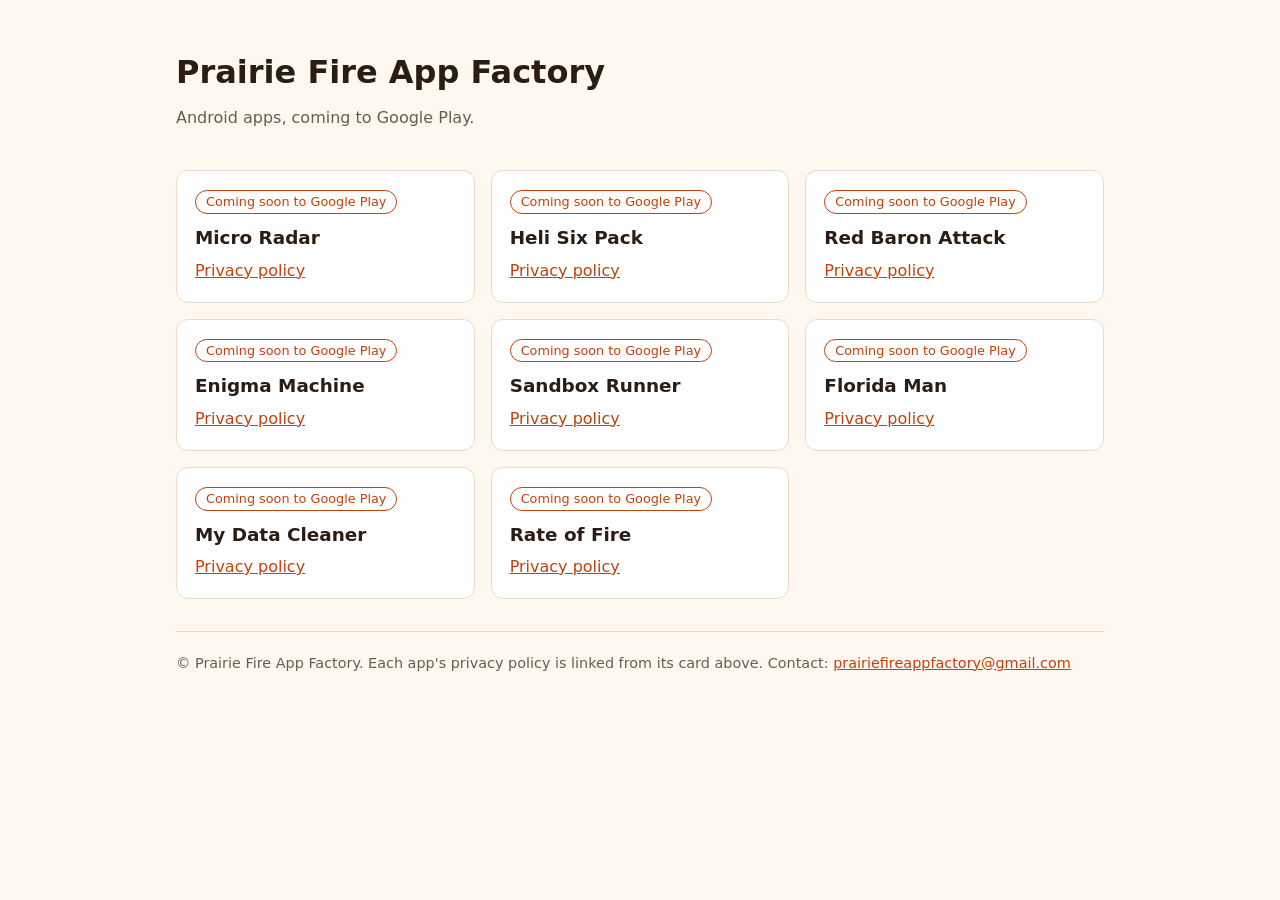
<file: index.html>
<!doctype html>
<html lang="en"><head><meta charset="utf-8"><meta name="viewport" content="width=device-width,initial-scale=1">
<title>Prairie Fire App Factory</title>
<meta name="description" content="Android apps from Prairie Fire App Factory, with privacy policies for each app.">
<link rel="stylesheet" href="style.css"></head>
<body><div class="wrap">
<header><h1>Prairie Fire App Factory</h1><p class="tag">Android apps, coming to Google Play.</p></header>
<main><div class="grid">
    <div class="card"><span class="soon">Coming soon to Google Play</span><h2>Micro Radar</h2><a href="micro-radar/privacy.html">Privacy policy</a></div>
    <div class="card"><span class="soon">Coming soon to Google Play</span><h2>Heli Six Pack</h2><a href="heli-six-pack/privacy.html">Privacy policy</a></div>
    <div class="card"><span class="soon">Coming soon to Google Play</span><h2>Red Baron Attack</h2><a href="red-baron-attack/privacy.html">Privacy policy</a></div>
    <div class="card"><span class="soon">Coming soon to Google Play</span><h2>Enigma Machine</h2><a href="enigma-machine/privacy.html">Privacy policy</a></div>
    <div class="card"><span class="soon">Coming soon to Google Play</span><h2>Sandbox Runner</h2><a href="sandbox-runner/privacy.html">Privacy policy</a></div>
    <div class="card"><span class="soon">Coming soon to Google Play</span><h2>Florida Man</h2><a href="florida-man/privacy.html">Privacy policy</a></div>
    <div class="card"><span class="soon">Coming soon to Google Play</span><h2>My Data Cleaner</h2><a href="my-data-cleaner/privacy.html">Privacy policy</a></div>
    <div class="card"><span class="soon">Coming soon to Google Play</span><h2>Rate of Fire</h2><a href="rate-of-fire/privacy.html">Privacy policy</a></div>
</div></main>
<footer>&copy; Prairie Fire App Factory. Each app's privacy policy is linked from its card above. Contact: <a href="mailto:prairiefireappfactory@gmail.com">prairiefireappfactory@gmail.com</a></footer>
</div></body></html>
</file>
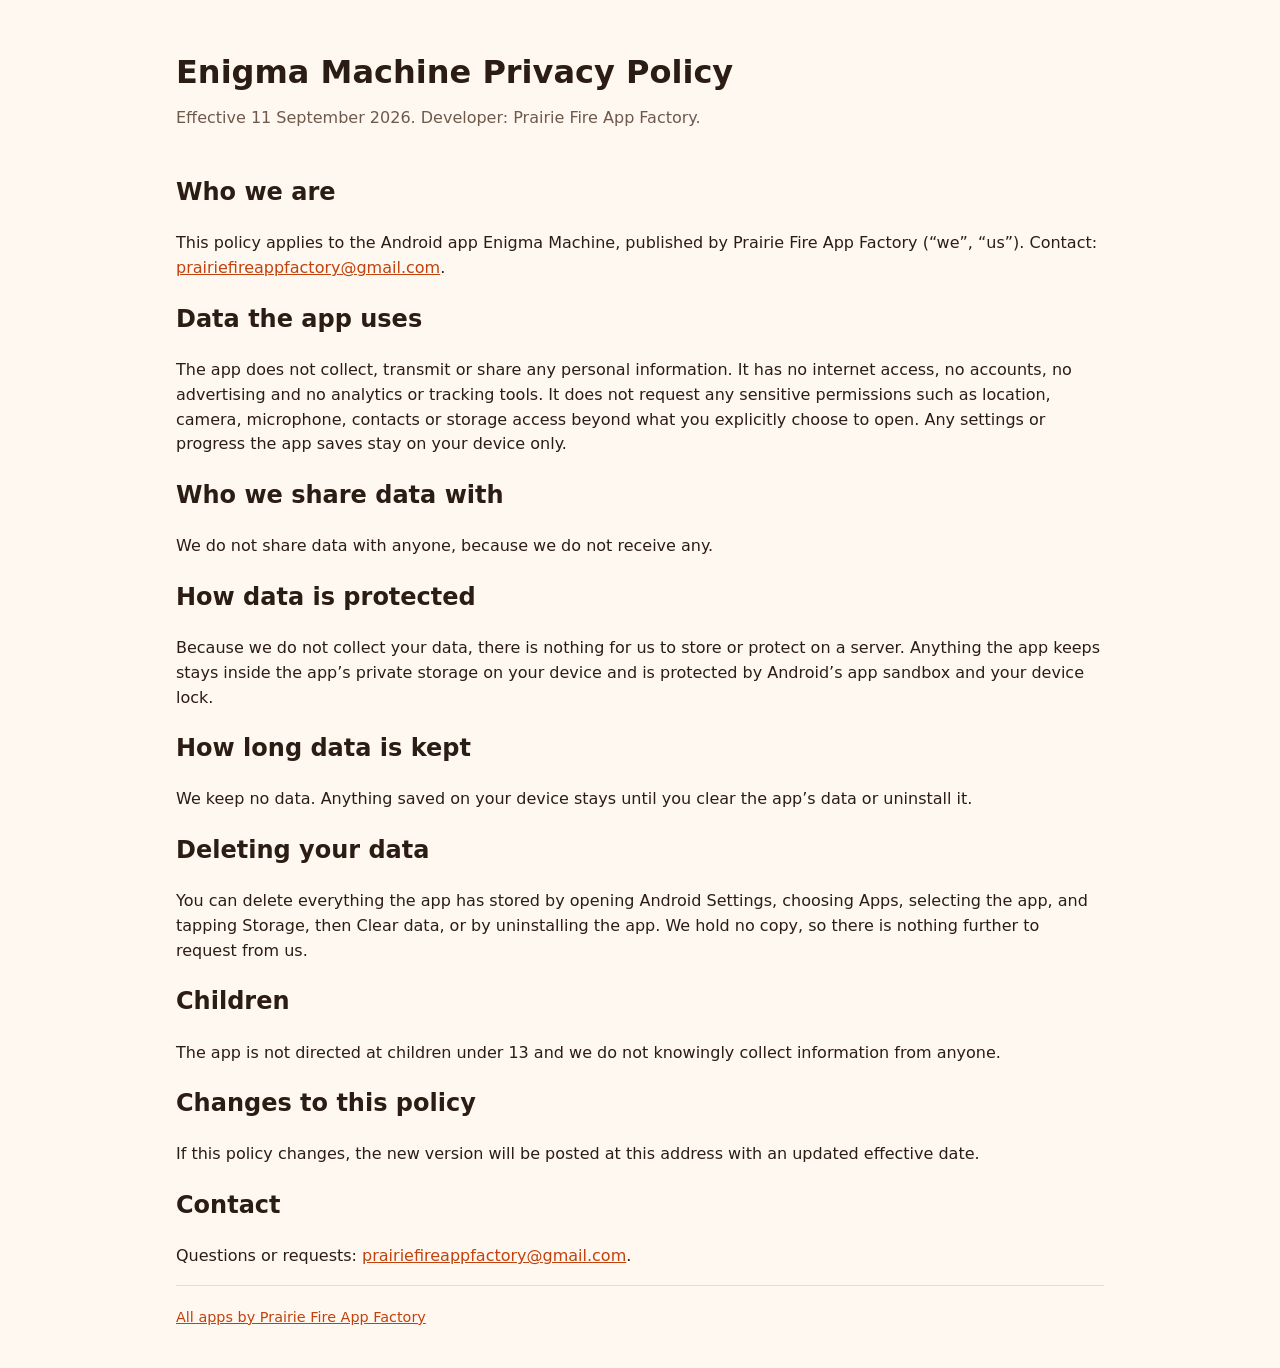
<file: enigma-machine/privacy.html>
<!doctype html>
<html lang="en"><head><meta charset="utf-8"><meta name="viewport" content="width=device-width,initial-scale=1">
<title>Enigma Machine Privacy Policy - Prairie Fire App Factory</title>
<link rel="stylesheet" href="../style.css"></head>
<body><div class="wrap"><header><h1>Enigma Machine Privacy Policy</h1>
<p class="tag">Effective 11 September 2026. Developer: Prairie Fire App Factory.</p></header><main>
<h2>Who we are</h2>
<p>This policy applies to the Android app Enigma Machine, published by Prairie Fire App Factory (&ldquo;we&rdquo;, &ldquo;us&rdquo;). Contact: <a href="mailto:prairiefireappfactory@gmail.com">prairiefireappfactory@gmail.com</a>.</p>
<h2>Data the app uses</h2>
<p>The app does not collect, transmit or share any personal information. It has no internet access, no accounts, no advertising and no analytics or tracking tools. It does not request any sensitive permissions such as location, camera, microphone, contacts or storage access beyond what you explicitly choose to open. Any settings or progress the app saves stay on your device only.</p>
<h2>Who we share data with</h2>
<p>We do not share data with anyone, because we do not receive any.</p>
<h2>How data is protected</h2>
<p>Because we do not collect your data, there is nothing for us to store or protect on a server. Anything the app keeps stays inside the app&rsquo;s private storage on your device and is protected by Android&rsquo;s app sandbox and your device lock.</p>
<h2>How long data is kept</h2>
<p>We keep no data. Anything saved on your device stays until you clear the app&rsquo;s data or uninstall it.</p>
<h2>Deleting your data</h2>
<p>You can delete everything the app has stored by opening Android Settings, choosing Apps, selecting the app, and tapping Storage, then Clear data, or by uninstalling the app. We hold no copy, so there is nothing further to request from us.</p>
<h2>Children</h2>
<p>The app is not directed at children under 13 and we do not knowingly collect information from anyone.</p>
<h2>Changes to this policy</h2>
<p>If this policy changes, the new version will be posted at this address with an updated effective date.</p>
<h2>Contact</h2>
<p>Questions or requests: <a href="mailto:prairiefireappfactory@gmail.com">prairiefireappfactory@gmail.com</a>.</p>
</main><footer><a href="../index.html">All apps by Prairie Fire App Factory</a></footer></div></body></html>
</file>
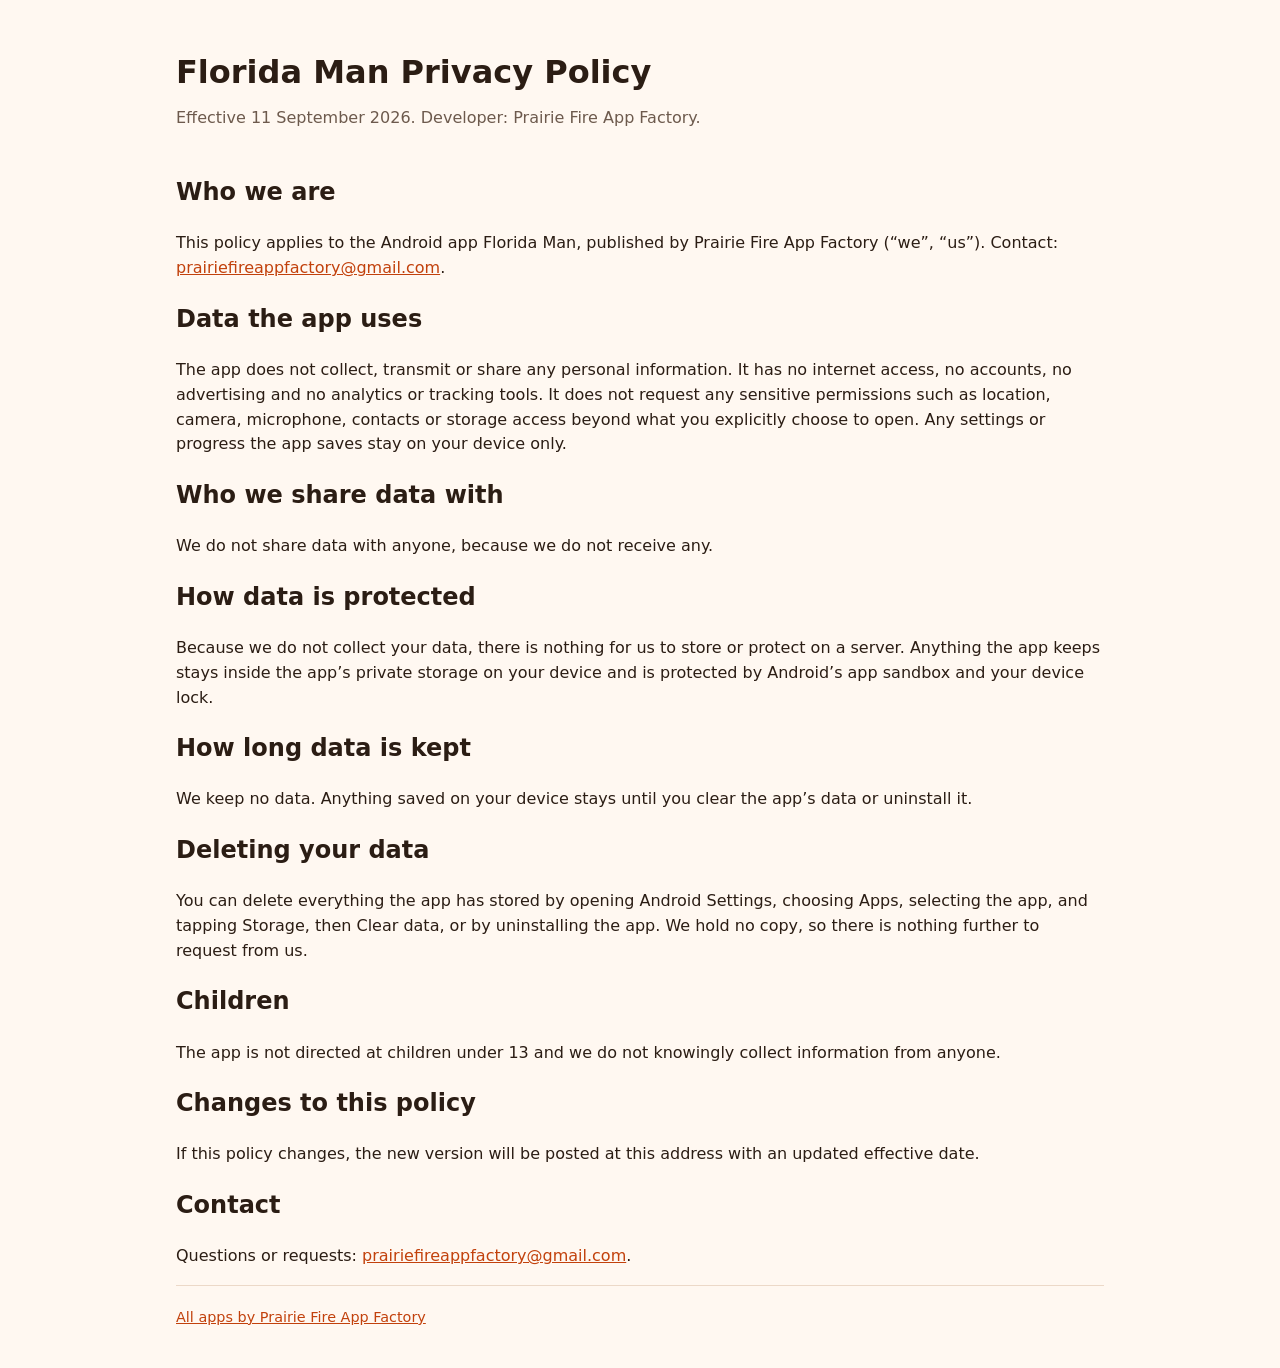
<file: florida-man/privacy.html>
<!doctype html>
<html lang="en"><head><meta charset="utf-8"><meta name="viewport" content="width=device-width,initial-scale=1">
<title>Florida Man Privacy Policy - Prairie Fire App Factory</title>
<link rel="stylesheet" href="../style.css"></head>
<body><div class="wrap"><header><h1>Florida Man Privacy Policy</h1>
<p class="tag">Effective 11 September 2026. Developer: Prairie Fire App Factory.</p></header><main>
<h2>Who we are</h2>
<p>This policy applies to the Android app Florida Man, published by Prairie Fire App Factory (&ldquo;we&rdquo;, &ldquo;us&rdquo;). Contact: <a href="mailto:prairiefireappfactory@gmail.com">prairiefireappfactory@gmail.com</a>.</p>
<h2>Data the app uses</h2>
<p>The app does not collect, transmit or share any personal information. It has no internet access, no accounts, no advertising and no analytics or tracking tools. It does not request any sensitive permissions such as location, camera, microphone, contacts or storage access beyond what you explicitly choose to open. Any settings or progress the app saves stay on your device only.</p>
<h2>Who we share data with</h2>
<p>We do not share data with anyone, because we do not receive any.</p>
<h2>How data is protected</h2>
<p>Because we do not collect your data, there is nothing for us to store or protect on a server. Anything the app keeps stays inside the app&rsquo;s private storage on your device and is protected by Android&rsquo;s app sandbox and your device lock.</p>
<h2>How long data is kept</h2>
<p>We keep no data. Anything saved on your device stays until you clear the app&rsquo;s data or uninstall it.</p>
<h2>Deleting your data</h2>
<p>You can delete everything the app has stored by opening Android Settings, choosing Apps, selecting the app, and tapping Storage, then Clear data, or by uninstalling the app. We hold no copy, so there is nothing further to request from us.</p>
<h2>Children</h2>
<p>The app is not directed at children under 13 and we do not knowingly collect information from anyone.</p>
<h2>Changes to this policy</h2>
<p>If this policy changes, the new version will be posted at this address with an updated effective date.</p>
<h2>Contact</h2>
<p>Questions or requests: <a href="mailto:prairiefireappfactory@gmail.com">prairiefireappfactory@gmail.com</a>.</p>
</main><footer><a href="../index.html">All apps by Prairie Fire App Factory</a></footer></div></body></html>
</file>
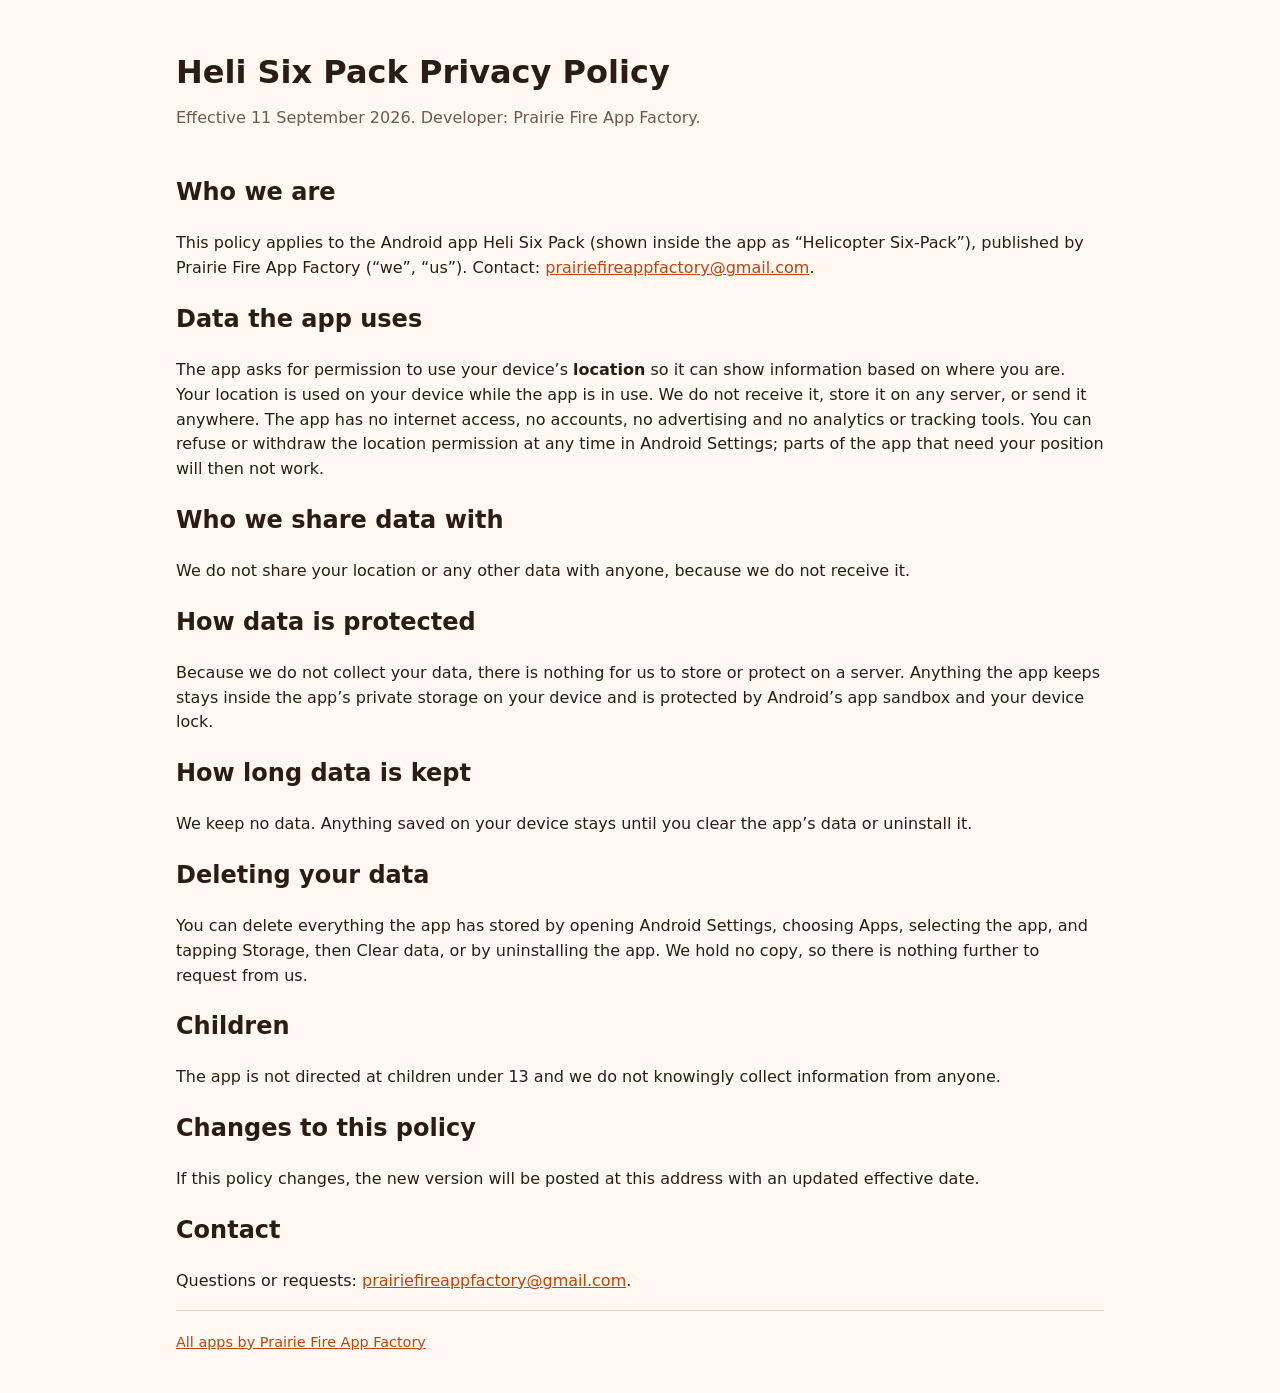
<file: heli-six-pack/privacy.html>
<!doctype html>
<html lang="en"><head><meta charset="utf-8"><meta name="viewport" content="width=device-width,initial-scale=1">
<title>Heli Six Pack Privacy Policy - Prairie Fire App Factory</title>
<link rel="stylesheet" href="../style.css"></head>
<body><div class="wrap"><header><h1>Heli Six Pack Privacy Policy</h1>
<p class="tag">Effective 11 September 2026. Developer: Prairie Fire App Factory.</p></header><main>
<h2>Who we are</h2>
<p>This policy applies to the Android app Heli Six Pack (shown inside the app as &ldquo;Helicopter Six-Pack&rdquo;), published by Prairie Fire App Factory (&ldquo;we&rdquo;, &ldquo;us&rdquo;). Contact: <a href="mailto:prairiefireappfactory@gmail.com">prairiefireappfactory@gmail.com</a>.</p>
<h2>Data the app uses</h2>
<p>The app asks for permission to use your device&rsquo;s <strong>location</strong> so it can show information based on where you are. Your location is used on your device while the app is in use. We do not receive it, store it on any server, or send it anywhere. The app has no internet access, no accounts, no advertising and no analytics or tracking tools. You can refuse or withdraw the location permission at any time in Android Settings; parts of the app that need your position will then not work.</p>
<h2>Who we share data with</h2>
<p>We do not share your location or any other data with anyone, because we do not receive it.</p>
<h2>How data is protected</h2>
<p>Because we do not collect your data, there is nothing for us to store or protect on a server. Anything the app keeps stays inside the app&rsquo;s private storage on your device and is protected by Android&rsquo;s app sandbox and your device lock.</p>
<h2>How long data is kept</h2>
<p>We keep no data. Anything saved on your device stays until you clear the app&rsquo;s data or uninstall it.</p>
<h2>Deleting your data</h2>
<p>You can delete everything the app has stored by opening Android Settings, choosing Apps, selecting the app, and tapping Storage, then Clear data, or by uninstalling the app. We hold no copy, so there is nothing further to request from us.</p>
<h2>Children</h2>
<p>The app is not directed at children under 13 and we do not knowingly collect information from anyone.</p>
<h2>Changes to this policy</h2>
<p>If this policy changes, the new version will be posted at this address with an updated effective date.</p>
<h2>Contact</h2>
<p>Questions or requests: <a href="mailto:prairiefireappfactory@gmail.com">prairiefireappfactory@gmail.com</a>.</p>
</main><footer><a href="../index.html">All apps by Prairie Fire App Factory</a></footer></div></body></html>
</file>
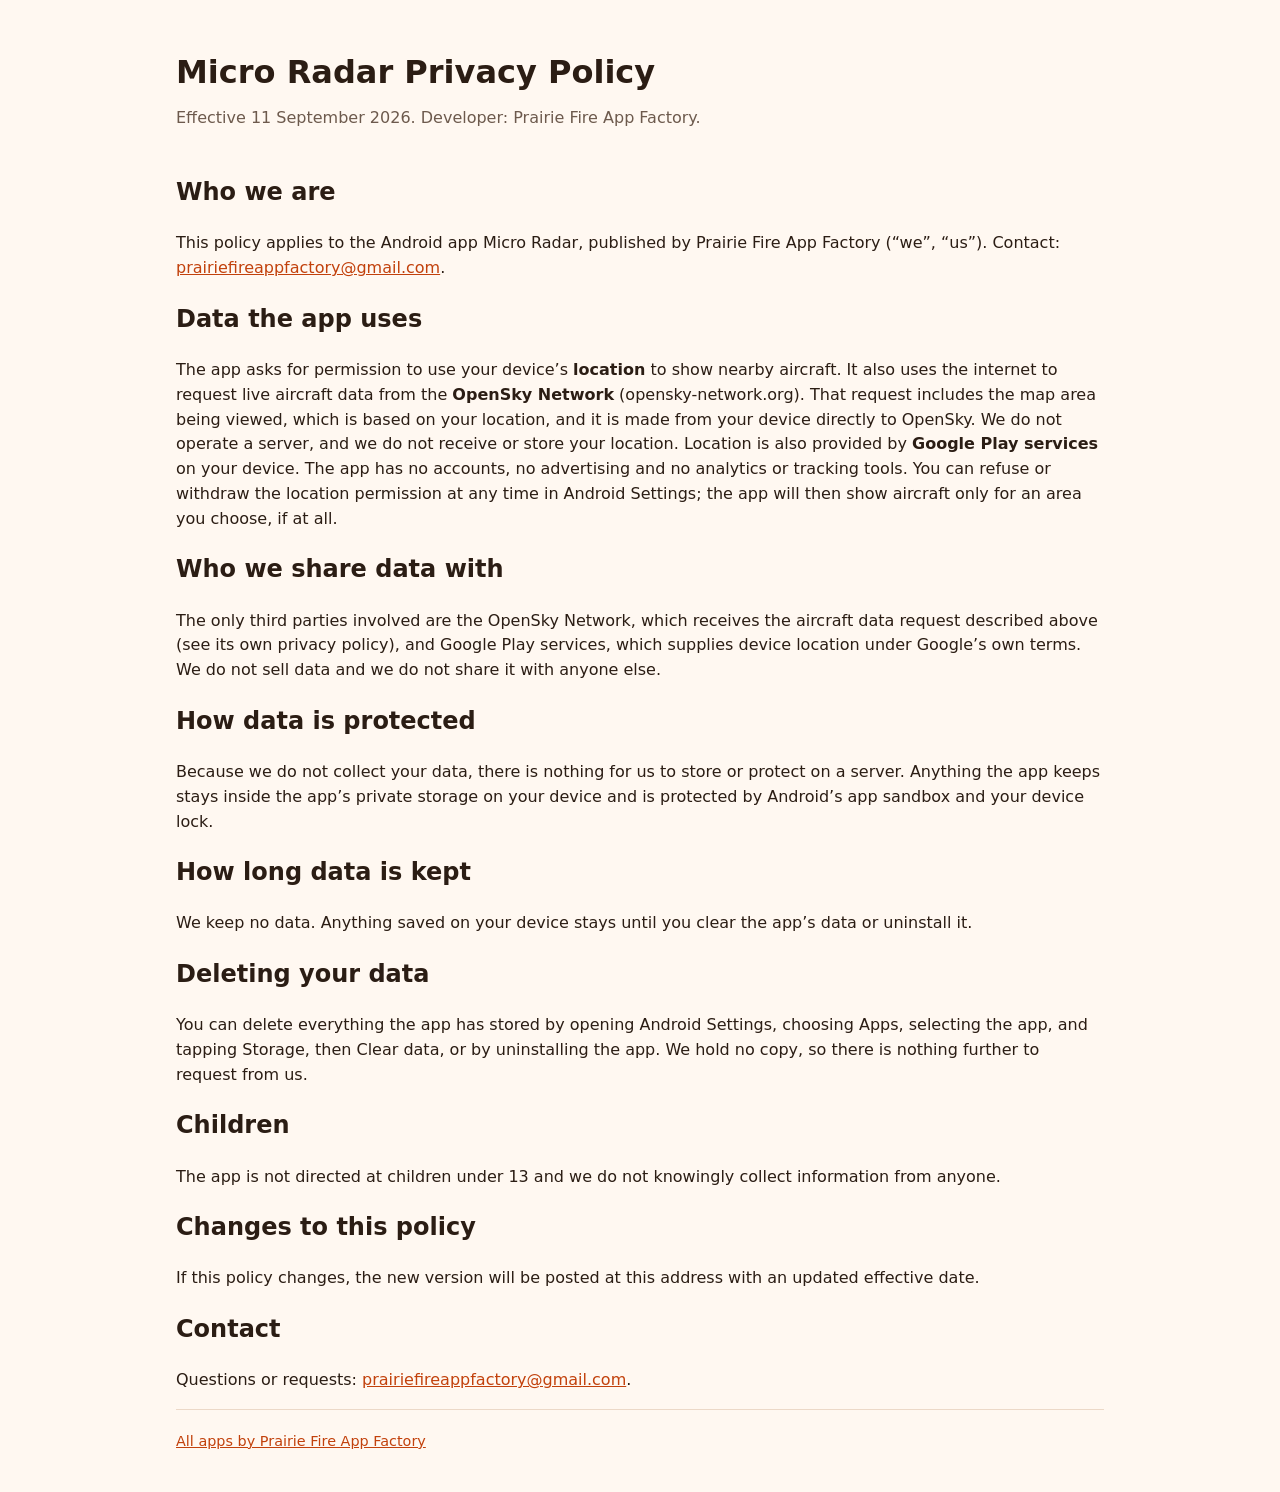
<file: micro-radar/privacy.html>
<!doctype html>
<html lang="en"><head><meta charset="utf-8"><meta name="viewport" content="width=device-width,initial-scale=1">
<title>Micro Radar Privacy Policy - Prairie Fire App Factory</title>
<link rel="stylesheet" href="../style.css"></head>
<body><div class="wrap"><header><h1>Micro Radar Privacy Policy</h1>
<p class="tag">Effective 11 September 2026. Developer: Prairie Fire App Factory.</p></header><main>
<h2>Who we are</h2>
<p>This policy applies to the Android app Micro Radar, published by Prairie Fire App Factory (&ldquo;we&rdquo;, &ldquo;us&rdquo;). Contact: <a href="mailto:prairiefireappfactory@gmail.com">prairiefireappfactory@gmail.com</a>.</p>
<h2>Data the app uses</h2>
<p>The app asks for permission to use your device&rsquo;s <strong>location</strong> to show nearby aircraft. It also uses the internet to request live aircraft data from the <strong>OpenSky Network</strong> (opensky-network.org). That request includes the map area being viewed, which is based on your location, and it is made from your device directly to OpenSky. We do not operate a server, and we do not receive or store your location. Location is also provided by <strong>Google Play services</strong> on your device. The app has no accounts, no advertising and no analytics or tracking tools. You can refuse or withdraw the location permission at any time in Android Settings; the app will then show aircraft only for an area you choose, if at all.</p>
<h2>Who we share data with</h2>
<p>The only third parties involved are the OpenSky Network, which receives the aircraft data request described above (see its own privacy policy), and Google Play services, which supplies device location under Google&rsquo;s own terms. We do not sell data and we do not share it with anyone else.</p>
<h2>How data is protected</h2>
<p>Because we do not collect your data, there is nothing for us to store or protect on a server. Anything the app keeps stays inside the app&rsquo;s private storage on your device and is protected by Android&rsquo;s app sandbox and your device lock.</p>
<h2>How long data is kept</h2>
<p>We keep no data. Anything saved on your device stays until you clear the app&rsquo;s data or uninstall it.</p>
<h2>Deleting your data</h2>
<p>You can delete everything the app has stored by opening Android Settings, choosing Apps, selecting the app, and tapping Storage, then Clear data, or by uninstalling the app. We hold no copy, so there is nothing further to request from us.</p>
<h2>Children</h2>
<p>The app is not directed at children under 13 and we do not knowingly collect information from anyone.</p>
<h2>Changes to this policy</h2>
<p>If this policy changes, the new version will be posted at this address with an updated effective date.</p>
<h2>Contact</h2>
<p>Questions or requests: <a href="mailto:prairiefireappfactory@gmail.com">prairiefireappfactory@gmail.com</a>.</p>
</main><footer><a href="../index.html">All apps by Prairie Fire App Factory</a></footer></div></body></html>
</file>
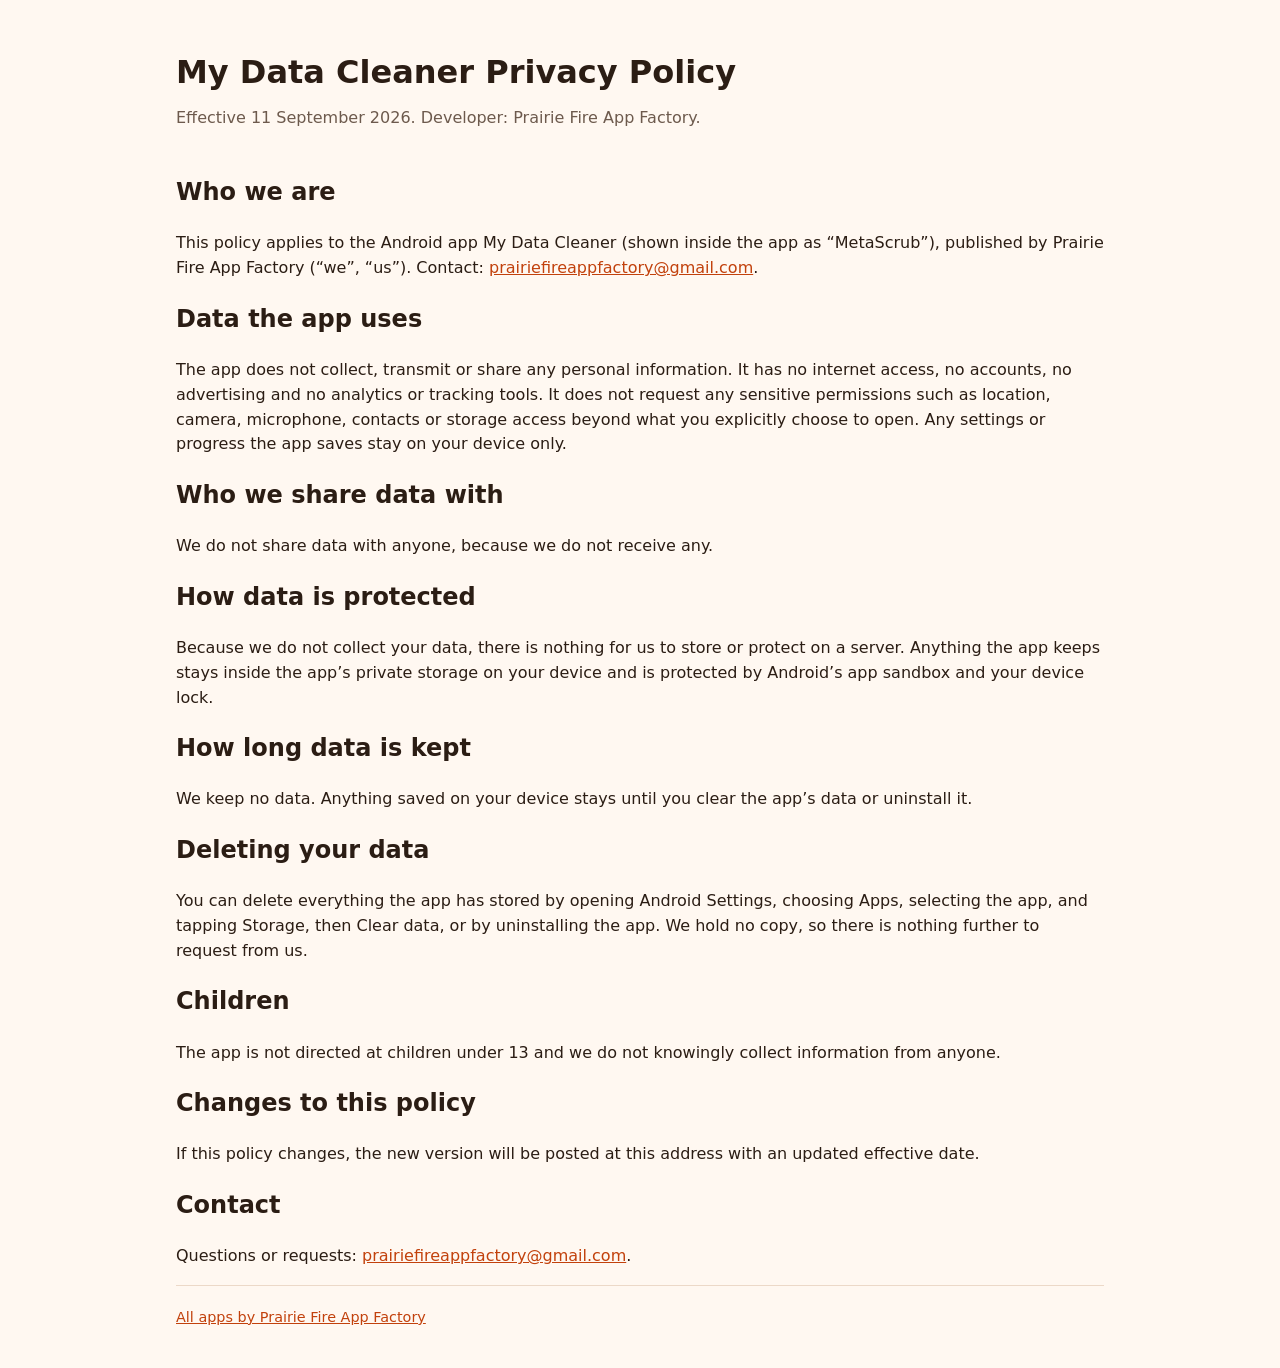
<file: my-data-cleaner/privacy.html>
<!doctype html>
<html lang="en"><head><meta charset="utf-8"><meta name="viewport" content="width=device-width,initial-scale=1">
<title>My Data Cleaner Privacy Policy - Prairie Fire App Factory</title>
<link rel="stylesheet" href="../style.css"></head>
<body><div class="wrap"><header><h1>My Data Cleaner Privacy Policy</h1>
<p class="tag">Effective 11 September 2026. Developer: Prairie Fire App Factory.</p></header><main>
<h2>Who we are</h2>
<p>This policy applies to the Android app My Data Cleaner (shown inside the app as &ldquo;MetaScrub&rdquo;), published by Prairie Fire App Factory (&ldquo;we&rdquo;, &ldquo;us&rdquo;). Contact: <a href="mailto:prairiefireappfactory@gmail.com">prairiefireappfactory@gmail.com</a>.</p>
<h2>Data the app uses</h2>
<p>The app does not collect, transmit or share any personal information. It has no internet access, no accounts, no advertising and no analytics or tracking tools. It does not request any sensitive permissions such as location, camera, microphone, contacts or storage access beyond what you explicitly choose to open. Any settings or progress the app saves stay on your device only.</p>
<h2>Who we share data with</h2>
<p>We do not share data with anyone, because we do not receive any.</p>
<h2>How data is protected</h2>
<p>Because we do not collect your data, there is nothing for us to store or protect on a server. Anything the app keeps stays inside the app&rsquo;s private storage on your device and is protected by Android&rsquo;s app sandbox and your device lock.</p>
<h2>How long data is kept</h2>
<p>We keep no data. Anything saved on your device stays until you clear the app&rsquo;s data or uninstall it.</p>
<h2>Deleting your data</h2>
<p>You can delete everything the app has stored by opening Android Settings, choosing Apps, selecting the app, and tapping Storage, then Clear data, or by uninstalling the app. We hold no copy, so there is nothing further to request from us.</p>
<h2>Children</h2>
<p>The app is not directed at children under 13 and we do not knowingly collect information from anyone.</p>
<h2>Changes to this policy</h2>
<p>If this policy changes, the new version will be posted at this address with an updated effective date.</p>
<h2>Contact</h2>
<p>Questions or requests: <a href="mailto:prairiefireappfactory@gmail.com">prairiefireappfactory@gmail.com</a>.</p>
</main><footer><a href="../index.html">All apps by Prairie Fire App Factory</a></footer></div></body></html>
</file>
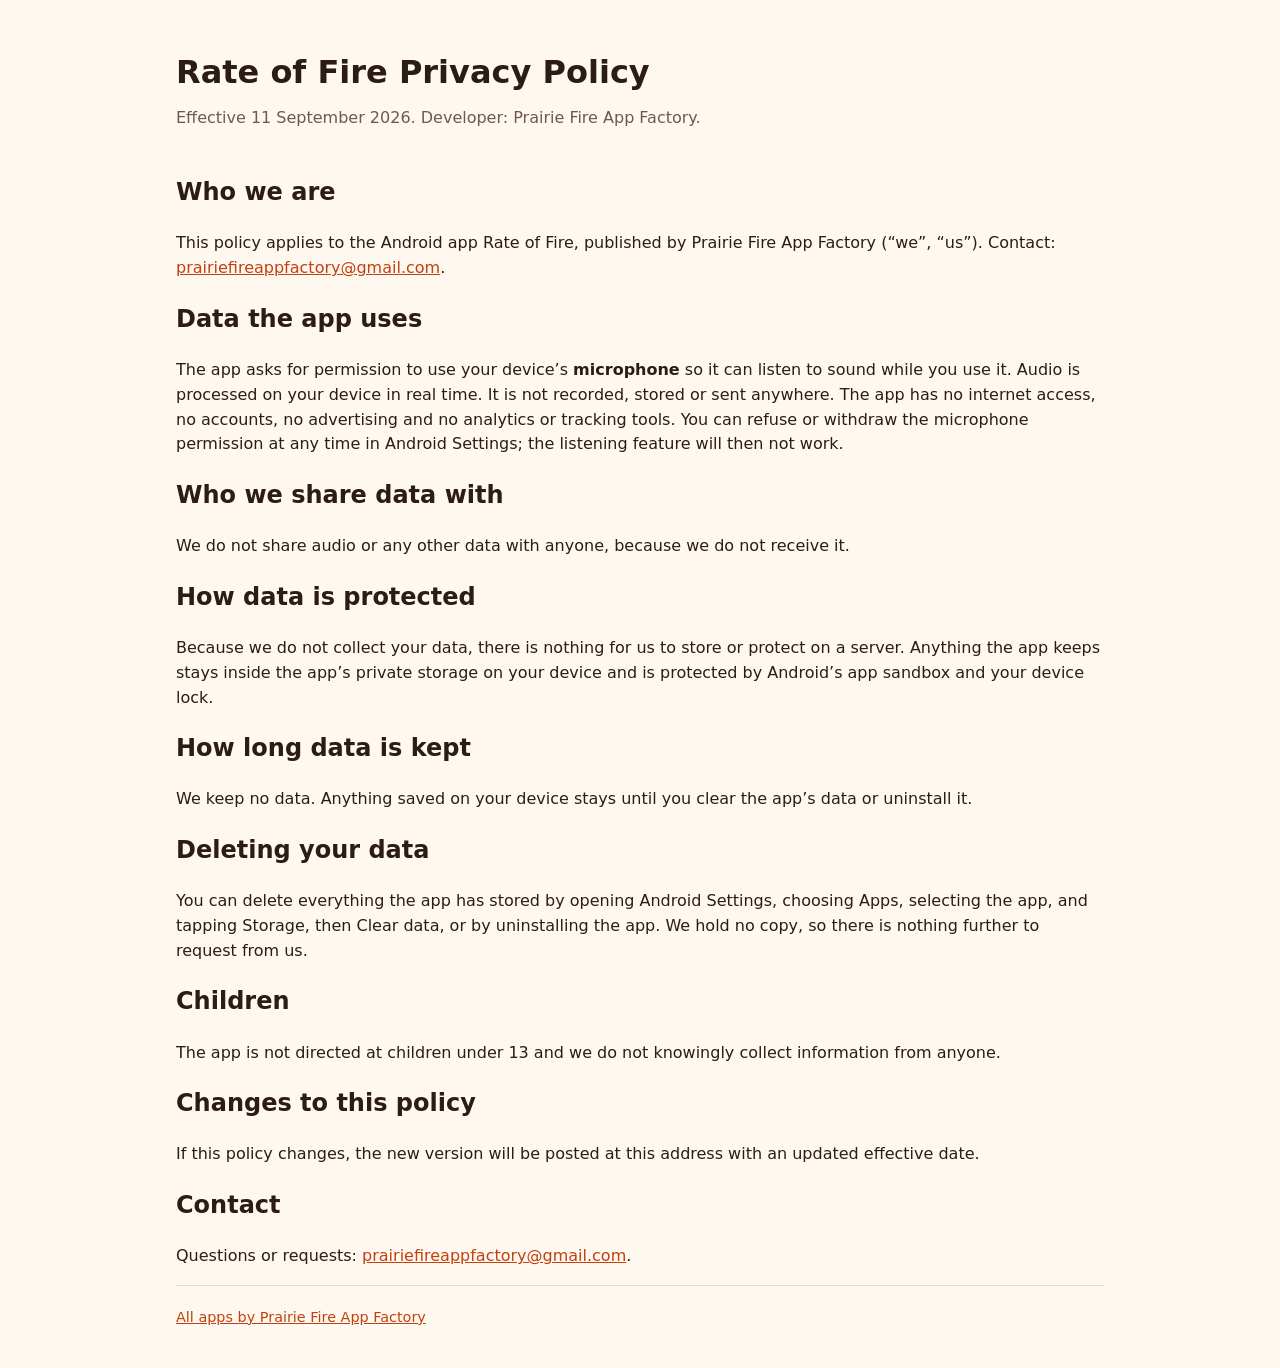
<file: rate-of-fire/privacy.html>
<!doctype html>
<html lang="en"><head><meta charset="utf-8"><meta name="viewport" content="width=device-width,initial-scale=1">
<title>Rate of Fire Privacy Policy - Prairie Fire App Factory</title>
<link rel="stylesheet" href="../style.css"></head>
<body><div class="wrap"><header><h1>Rate of Fire Privacy Policy</h1>
<p class="tag">Effective 11 September 2026. Developer: Prairie Fire App Factory.</p></header><main>
<h2>Who we are</h2>
<p>This policy applies to the Android app Rate of Fire, published by Prairie Fire App Factory (&ldquo;we&rdquo;, &ldquo;us&rdquo;). Contact: <a href="mailto:prairiefireappfactory@gmail.com">prairiefireappfactory@gmail.com</a>.</p>
<h2>Data the app uses</h2>
<p>The app asks for permission to use your device&rsquo;s <strong>microphone</strong> so it can listen to sound while you use it. Audio is processed on your device in real time. It is not recorded, stored or sent anywhere. The app has no internet access, no accounts, no advertising and no analytics or tracking tools. You can refuse or withdraw the microphone permission at any time in Android Settings; the listening feature will then not work.</p>
<h2>Who we share data with</h2>
<p>We do not share audio or any other data with anyone, because we do not receive it.</p>
<h2>How data is protected</h2>
<p>Because we do not collect your data, there is nothing for us to store or protect on a server. Anything the app keeps stays inside the app&rsquo;s private storage on your device and is protected by Android&rsquo;s app sandbox and your device lock.</p>
<h2>How long data is kept</h2>
<p>We keep no data. Anything saved on your device stays until you clear the app&rsquo;s data or uninstall it.</p>
<h2>Deleting your data</h2>
<p>You can delete everything the app has stored by opening Android Settings, choosing Apps, selecting the app, and tapping Storage, then Clear data, or by uninstalling the app. We hold no copy, so there is nothing further to request from us.</p>
<h2>Children</h2>
<p>The app is not directed at children under 13 and we do not knowingly collect information from anyone.</p>
<h2>Changes to this policy</h2>
<p>If this policy changes, the new version will be posted at this address with an updated effective date.</p>
<h2>Contact</h2>
<p>Questions or requests: <a href="mailto:prairiefireappfactory@gmail.com">prairiefireappfactory@gmail.com</a>.</p>
</main><footer><a href="../index.html">All apps by Prairie Fire App Factory</a></footer></div></body></html>
</file>
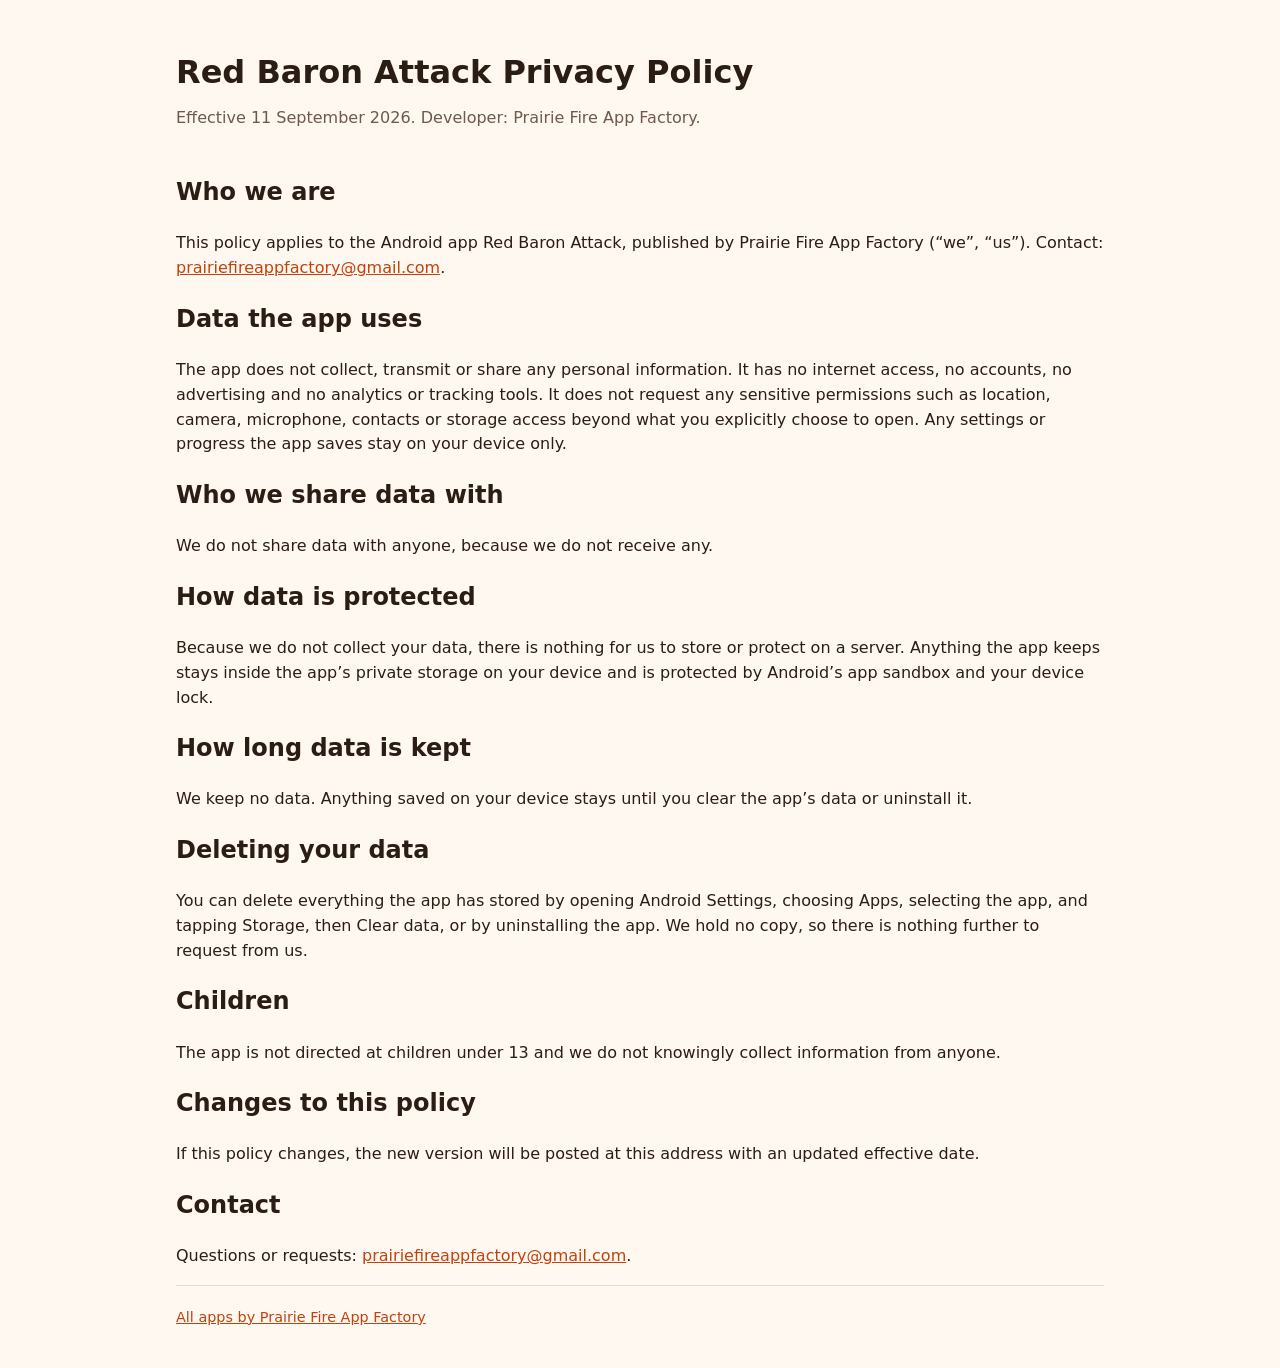
<file: red-baron-attack/privacy.html>
<!doctype html>
<html lang="en"><head><meta charset="utf-8"><meta name="viewport" content="width=device-width,initial-scale=1">
<title>Red Baron Attack Privacy Policy - Prairie Fire App Factory</title>
<link rel="stylesheet" href="../style.css"></head>
<body><div class="wrap"><header><h1>Red Baron Attack Privacy Policy</h1>
<p class="tag">Effective 11 September 2026. Developer: Prairie Fire App Factory.</p></header><main>
<h2>Who we are</h2>
<p>This policy applies to the Android app Red Baron Attack, published by Prairie Fire App Factory (&ldquo;we&rdquo;, &ldquo;us&rdquo;). Contact: <a href="mailto:prairiefireappfactory@gmail.com">prairiefireappfactory@gmail.com</a>.</p>
<h2>Data the app uses</h2>
<p>The app does not collect, transmit or share any personal information. It has no internet access, no accounts, no advertising and no analytics or tracking tools. It does not request any sensitive permissions such as location, camera, microphone, contacts or storage access beyond what you explicitly choose to open. Any settings or progress the app saves stay on your device only.</p>
<h2>Who we share data with</h2>
<p>We do not share data with anyone, because we do not receive any.</p>
<h2>How data is protected</h2>
<p>Because we do not collect your data, there is nothing for us to store or protect on a server. Anything the app keeps stays inside the app&rsquo;s private storage on your device and is protected by Android&rsquo;s app sandbox and your device lock.</p>
<h2>How long data is kept</h2>
<p>We keep no data. Anything saved on your device stays until you clear the app&rsquo;s data or uninstall it.</p>
<h2>Deleting your data</h2>
<p>You can delete everything the app has stored by opening Android Settings, choosing Apps, selecting the app, and tapping Storage, then Clear data, or by uninstalling the app. We hold no copy, so there is nothing further to request from us.</p>
<h2>Children</h2>
<p>The app is not directed at children under 13 and we do not knowingly collect information from anyone.</p>
<h2>Changes to this policy</h2>
<p>If this policy changes, the new version will be posted at this address with an updated effective date.</p>
<h2>Contact</h2>
<p>Questions or requests: <a href="mailto:prairiefireappfactory@gmail.com">prairiefireappfactory@gmail.com</a>.</p>
</main><footer><a href="../index.html">All apps by Prairie Fire App Factory</a></footer></div></body></html>
</file>
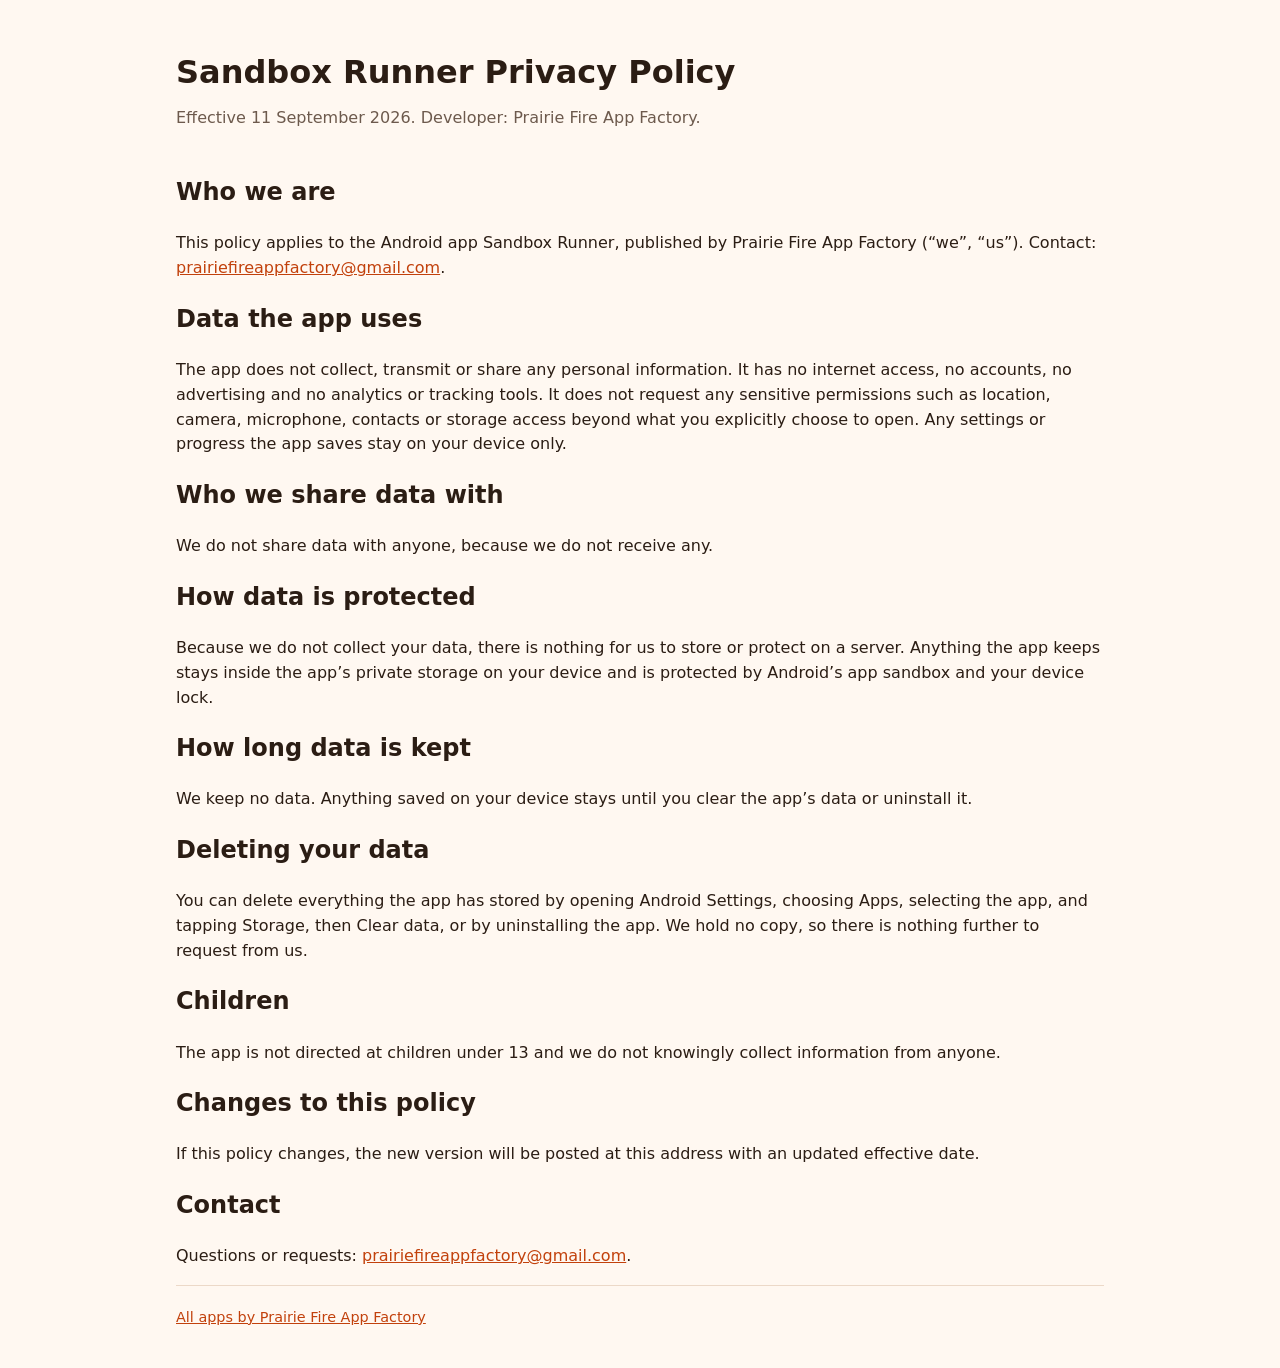
<file: sandbox-runner/privacy.html>
<!doctype html>
<html lang="en"><head><meta charset="utf-8"><meta name="viewport" content="width=device-width,initial-scale=1">
<title>Sandbox Runner Privacy Policy - Prairie Fire App Factory</title>
<link rel="stylesheet" href="../style.css"></head>
<body><div class="wrap"><header><h1>Sandbox Runner Privacy Policy</h1>
<p class="tag">Effective 11 September 2026. Developer: Prairie Fire App Factory.</p></header><main>
<h2>Who we are</h2>
<p>This policy applies to the Android app Sandbox Runner, published by Prairie Fire App Factory (&ldquo;we&rdquo;, &ldquo;us&rdquo;). Contact: <a href="mailto:prairiefireappfactory@gmail.com">prairiefireappfactory@gmail.com</a>.</p>
<h2>Data the app uses</h2>
<p>The app does not collect, transmit or share any personal information. It has no internet access, no accounts, no advertising and no analytics or tracking tools. It does not request any sensitive permissions such as location, camera, microphone, contacts or storage access beyond what you explicitly choose to open. Any settings or progress the app saves stay on your device only.</p>
<h2>Who we share data with</h2>
<p>We do not share data with anyone, because we do not receive any.</p>
<h2>How data is protected</h2>
<p>Because we do not collect your data, there is nothing for us to store or protect on a server. Anything the app keeps stays inside the app&rsquo;s private storage on your device and is protected by Android&rsquo;s app sandbox and your device lock.</p>
<h2>How long data is kept</h2>
<p>We keep no data. Anything saved on your device stays until you clear the app&rsquo;s data or uninstall it.</p>
<h2>Deleting your data</h2>
<p>You can delete everything the app has stored by opening Android Settings, choosing Apps, selecting the app, and tapping Storage, then Clear data, or by uninstalling the app. We hold no copy, so there is nothing further to request from us.</p>
<h2>Children</h2>
<p>The app is not directed at children under 13 and we do not knowingly collect information from anyone.</p>
<h2>Changes to this policy</h2>
<p>If this policy changes, the new version will be posted at this address with an updated effective date.</p>
<h2>Contact</h2>
<p>Questions or requests: <a href="mailto:prairiefireappfactory@gmail.com">prairiefireappfactory@gmail.com</a>.</p>
</main><footer><a href="../index.html">All apps by Prairie Fire App Factory</a></footer></div></body></html>
</file>
<file: style.css>
:root{--bg:#fff8f1;--fg:#2b1d14;--muted:#6d5a4d;--card:#ffffff;--line:#ecd9c8;--accent:#c2410c}
@media (prefers-color-scheme:dark){:root{--bg:#1c1410;--fg:#f6ebe0;--muted:#b9a595;--card:#271c16;--line:#3d2d23;--accent:#fb923c}}
*{box-sizing:border-box}
body{margin:0;background:var(--bg);color:var(--fg);font-family:system-ui,-apple-system,"Segoe UI",Roboto,sans-serif;line-height:1.55}
.wrap{max-width:960px;margin:0 auto;padding:0 16px}
header{padding:48px 0 24px}
h1{margin:0 0 8px;font-size:2rem}
.tag{color:var(--muted);margin:0}
.grid{display:grid;grid-template-columns:repeat(auto-fill,minmax(250px,1fr));gap:16px;padding:16px 0 32px}
.card{background:var(--card);border:1px solid var(--line);border-radius:12px;padding:18px}
.card h2{margin:0 0 6px;font-size:1.15rem}
.soon{display:inline-block;font-size:.8rem;color:var(--accent);border:1px solid var(--accent);border-radius:99px;padding:1px 10px;margin-bottom:10px}
a{color:var(--accent)}
footer{border-top:1px solid var(--line);color:var(--muted);padding:20px 0 40px;font-size:.9rem}
</file>
